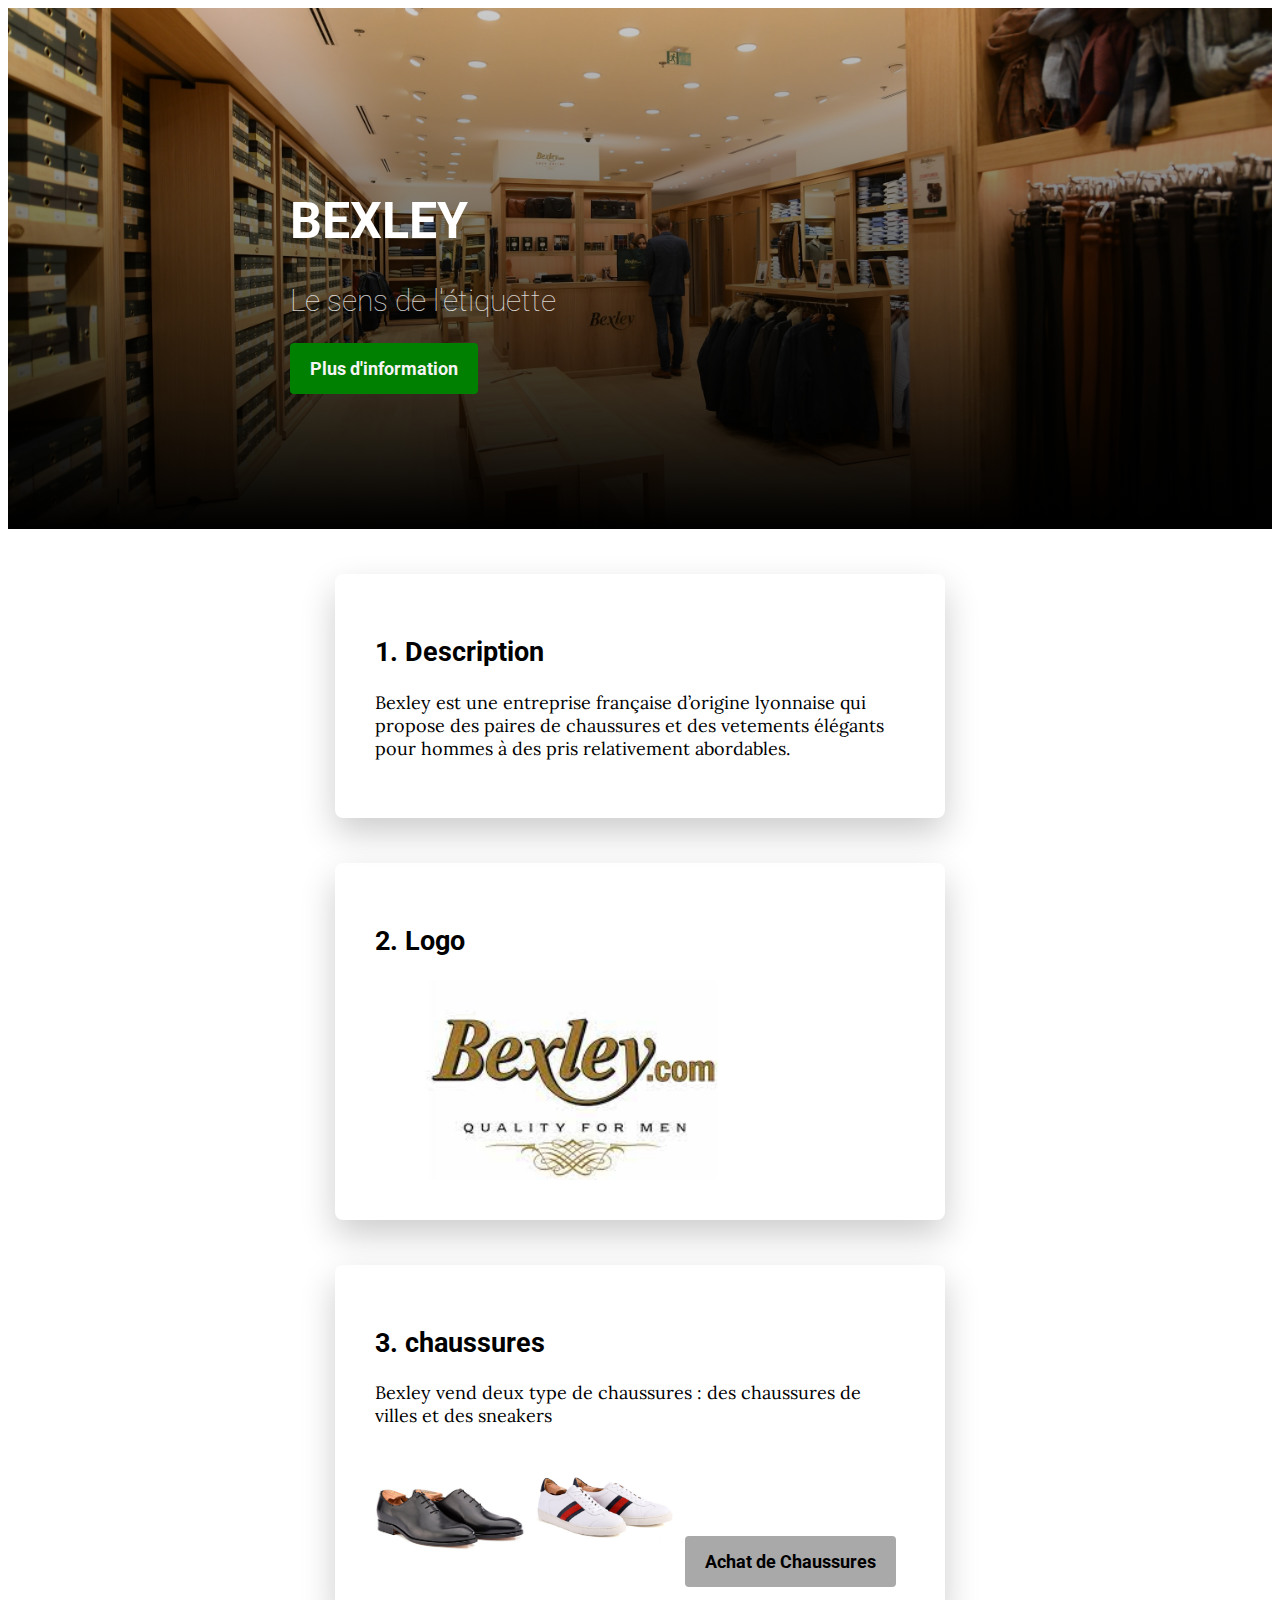
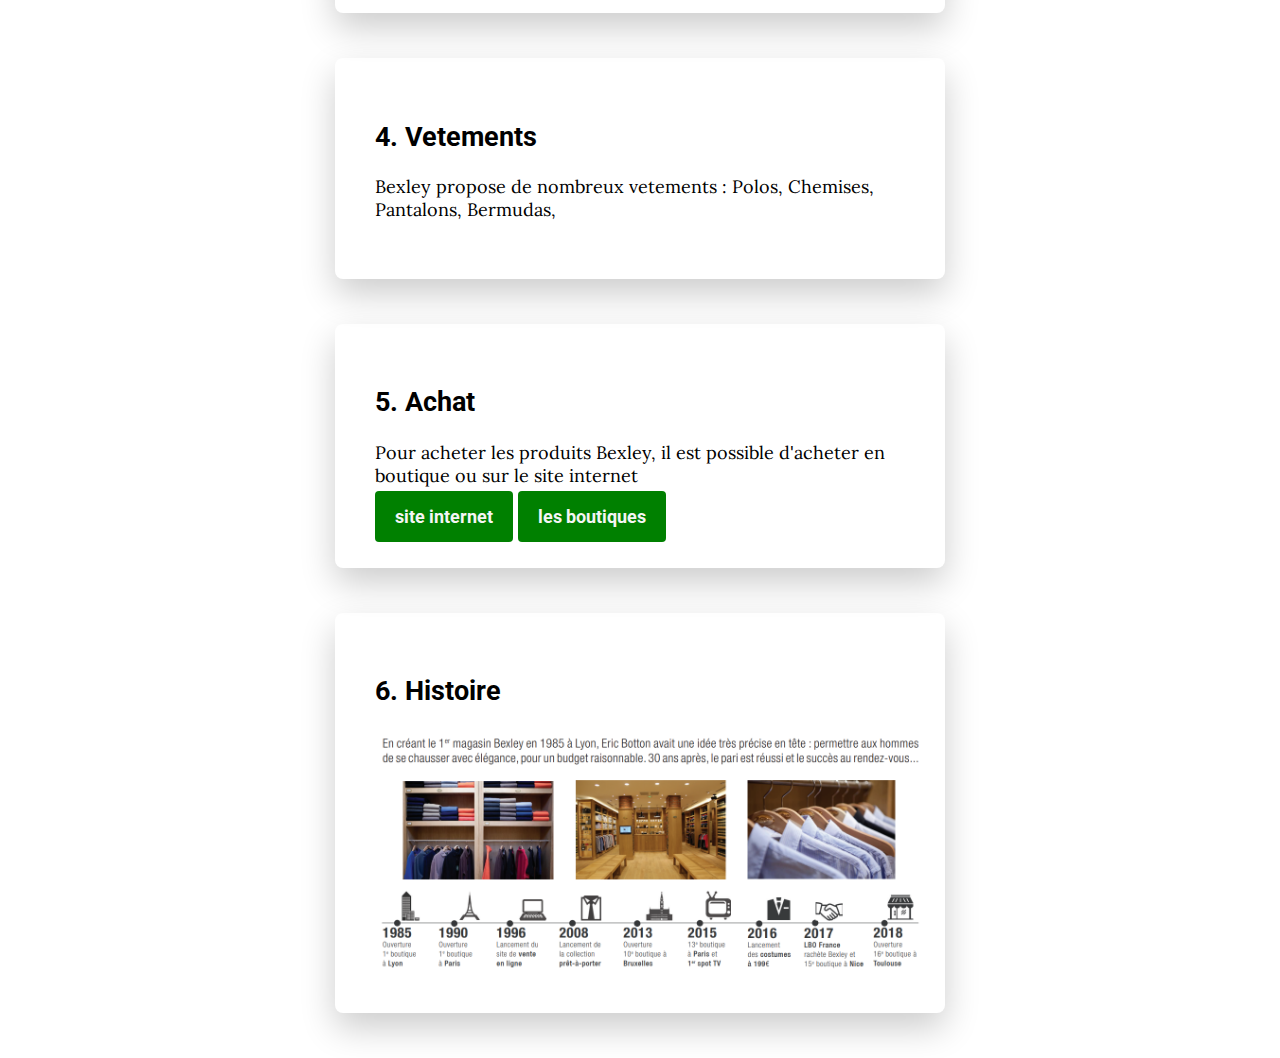
<file: index.html>
<DOCTYPE html>
<html>
	<head>
		<title>Bexley</title>
		<meta charset="utf-8">
		<link rel="stylesheet" type="text/css" href="css/style.css">
	</head>
	<body>

	<div class="banner">
		<div class="container">
			<h1> BEXLEY</h1>
			<h2> Le sens de l'étiquette</h2>
			<a href="#plus-info"class="btn-blue">Plus d'information</a>
		</div>	
	</div>
	

	<div class="container">

		<div class="card">
	

			<div>
			<h2>1. Description</h2>
			<p>Bexley est une entreprise française d’origine lyonnaise qui propose des
			paires de chaussures et des vetements élégants pour hommes à des pris relativement abordables.
			</p>
			</div>
	</div>
	

	<div class="card">

		<h2>2. Logo</h2>
		<img class="avatar" src="images/profile.jpg" alt="Antoine Harscouet">
	</div>

	<div class="card" id="plus-info">
		<h2>3. chaussures</h2>

		<p>Bexley vend deux type de chaussures : des chaussures de villes et des sneakers</p>
		<img src="images/chaussures de ville.jfif" width="150">
		<img src="images/sneakers.jfif" width="150">

		<a href="https://www.bexley.fr/chaussures.html" class="btn-red">Achat de Chaussures</a>
	</div>

	<div class="card">
		<h2>4. Vetements</h2>
		<p>Bexley propose de nombreux vetements : Polos, Chemises, Pantalons, Bermudas, </p>

	</div>

	<div class="card">
		<h2>5. Achat</h2>
		<p>Pour acheter les produits Bexley, il est possible d'acheter en boutique ou sur le site internet </p>

		<a href="https://www.bexley.fr/" class="btn-blue">site internet</a>
		<a href="https://www.bexley.fr/boutiques" class="btn-blue">les boutiques</a>

	</div>

	<div class="card">
		<h2>6. Histoire</h2>
		
		<img src="images/histoire.png" width="550">
	</div>



</body>
</html>
</file>
<file: css/style.css>
@import url("https://fonts.googleapis.com/css?family=Lora:400,700|Roboto:300,400,700");
@import url('components/card.css');
@import url('components/container.css');
@import url('components/avatar.css');
@import url('components/banner.css');
@import url('components/button.css');

body {
	font-family: 'Lora', serif;
	font-size: 18px;
}

h1, h2, h3 {
	font-family: "Roboto" , sans-serif;
	font-weight: bold;
}
a {
	text-decoration: none;
}
</file>
